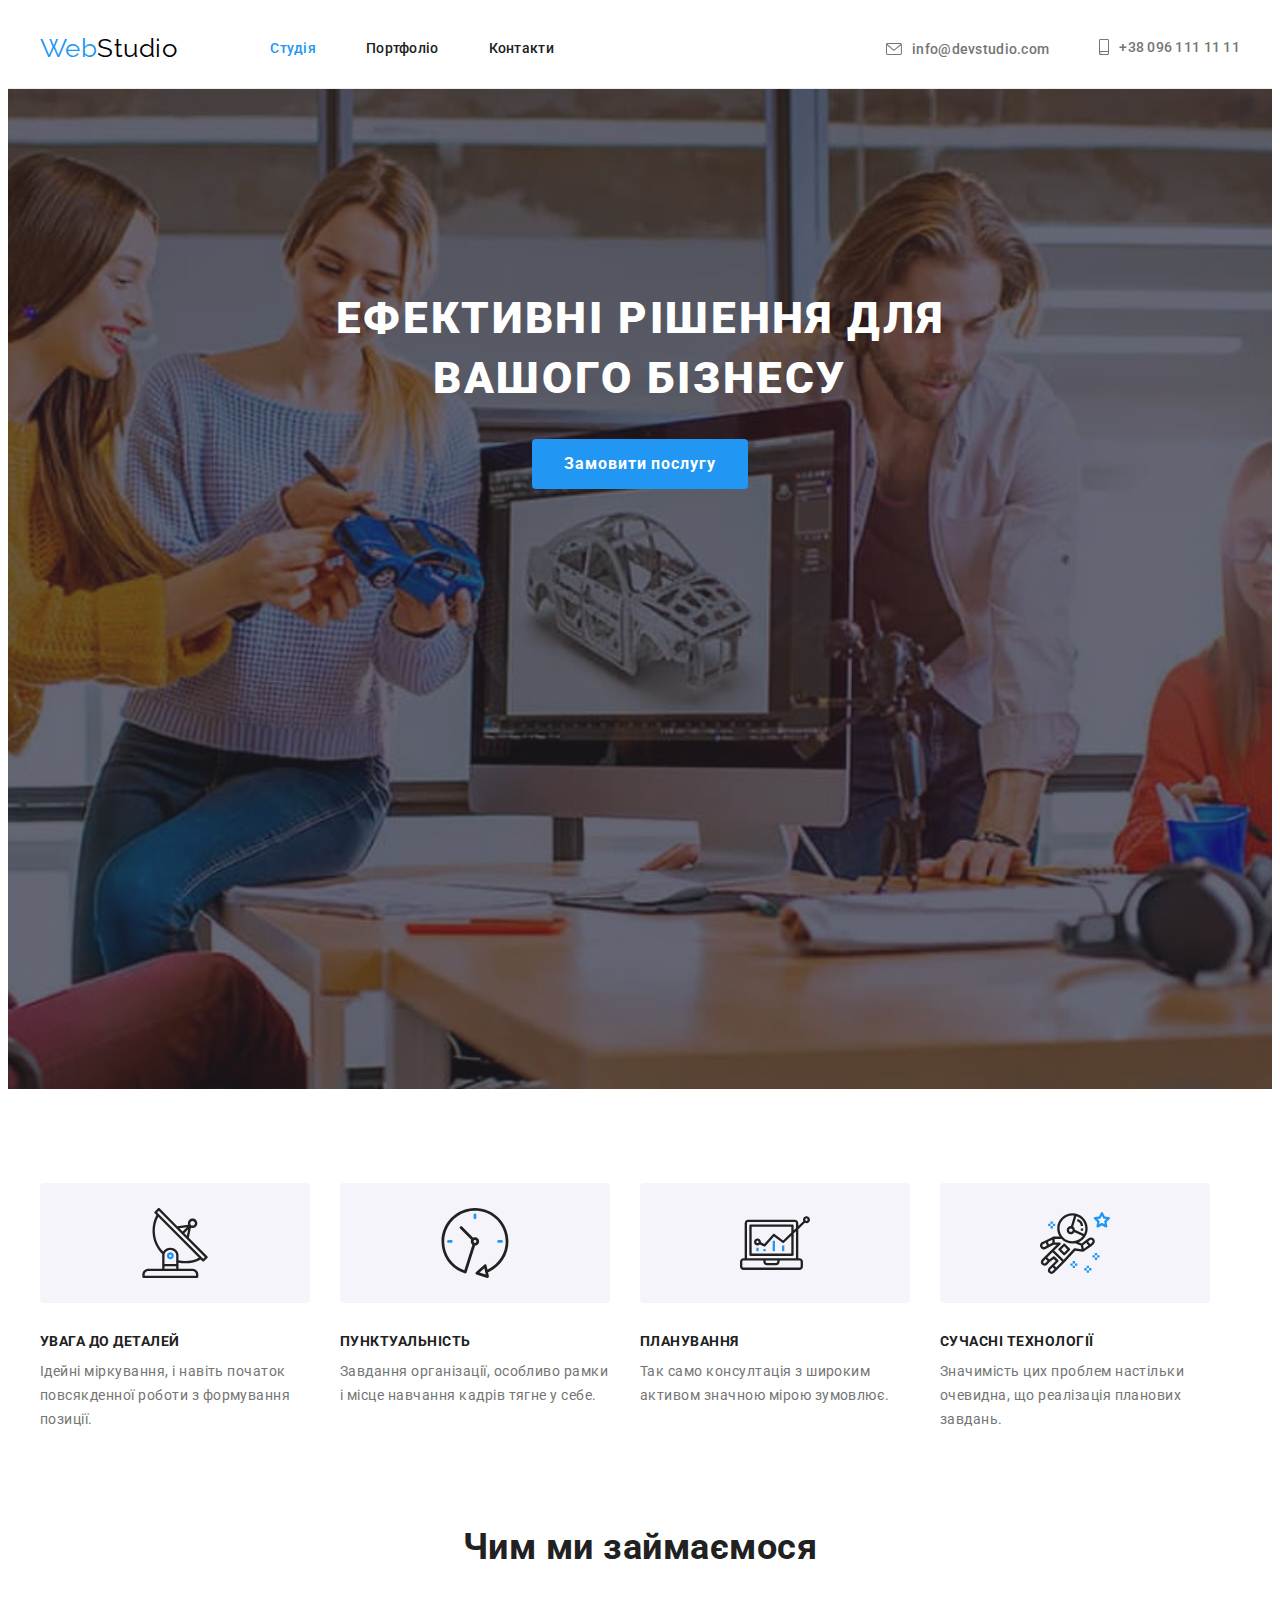
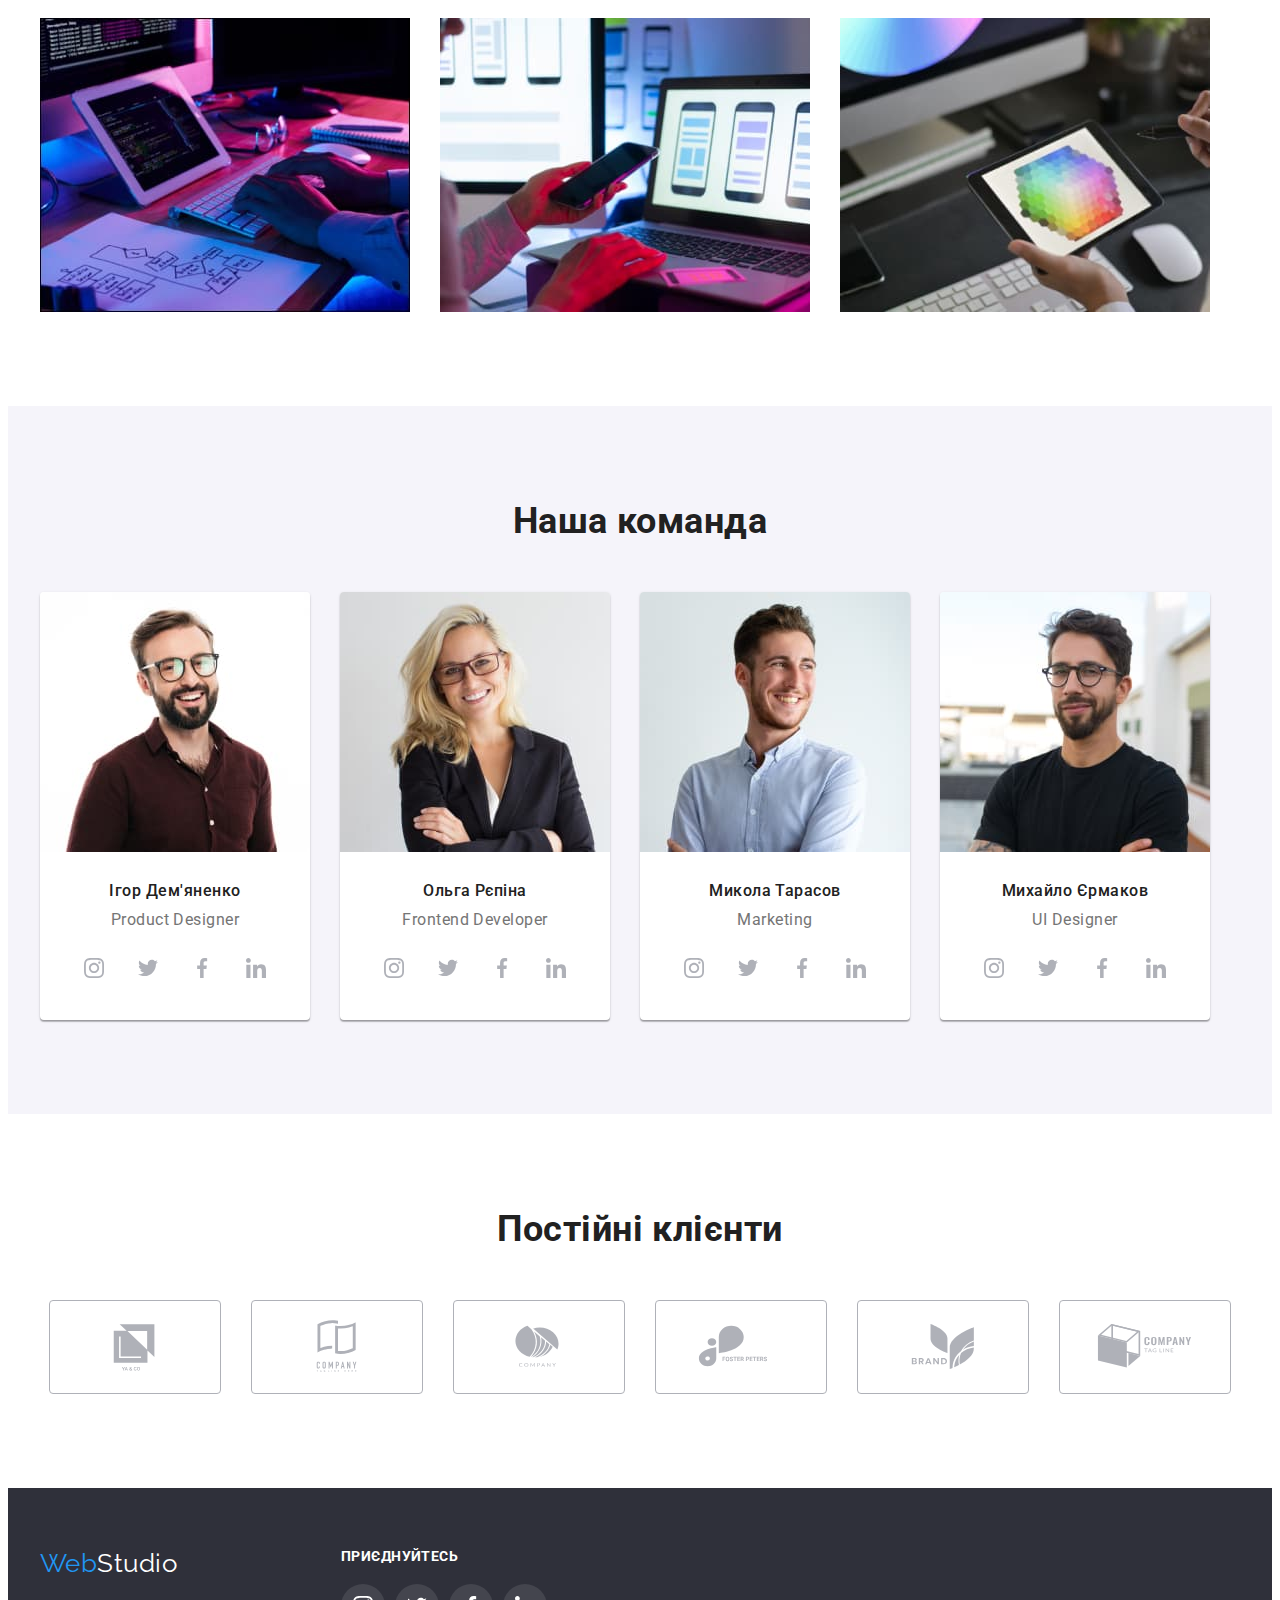
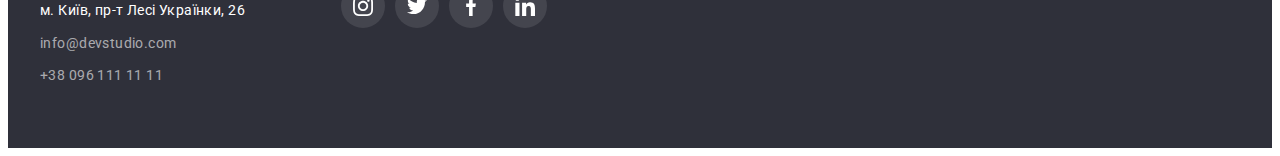
<file: index.html>
<!DOCTYPE html>
<html lang="uk">
  <head>
    <meta charset="UTF-8" />
    <meta http-equiv="X-UA-Compatible" content="IE=edge" />
    <meta name="viewport" content="width=je, initial-scale=1.0" />
    <title>Студія</title>
    <link rel="preconnect" href="https://fonts.googleapis.com" />
    <link rel="preconnect" href="https://fonts.gstatic.com" crossorigin />
    <link
      href="https://fonts.googleapis.com/css2?family=Raleway:wght@700&family=Roboto:wght@400;500;700;900&display=swap"
      rel="stylesheet"
    />
    <link
      rel="stylesheet"
      href="https://cdnjs.cloudflare.com/ajax/libs/modern-normalize/1.1.0/modern-normalize.min.css"
      integrity="sha512-wpPYUAdjBVSE4KJnH1VR1HeZfpl1ub8YT/NKx4PuQ5NmX2tKuGu6U/JRp5y+Y8XG2tV+wKQpNHVUX03MfMFn9Q=="
      crossorigin="anonymous"
      referrerpolicy="no-referrer"
    />
    <link rel="stylesheet" href="./css/styles.css" />
  </head>
  <body>
    <header class="header">
      <div class="container header-nav">
        <nav class="header-nav">
          <a class="logo link" href="./index.html"> <span class="logo-el">Web</span>Studio </a>

          <ul class="header-nav-list list">
            <li class="header-nav-list-item">
              <a class="link current" href="./index.html">Студія</a>
            </li>
            <li class="header-nav-list-item">
              <a class="link" href="./portfolio.html">Портфоліо</a>
            </li>
            <li class="header-nav-list-item"><a class="link" href="">Контакти</a></li>
          </ul>
        </nav>

        <ul class="header-contact-list list">
          <li class="header-contact-list-item">
            <a class="contact link" href="mailto:info@devstudio.com">
              <svg class="contact-icon" width="16" height="12">
                <use href="./images/icons.svg#icon-envelope"></use>
              </svg>
              info@devstudio.com
            </a>
          </li>
          <li class="header-contact-list-item">
            <a class="contact link" href="tel:+380961111111">
              <svg class="contact-icon" width="10" height="16">
                <use href="./images/icons.svg#icon-smartphone"></use>
              </svg>
              +38 096 111 11 11</a
            >
          </li>
        </ul>
      </div>
    </header>
    <main>
      <section class="hero section overlay">
        <div class="container">
          <h1 class="hero-title">Ефективні рішення для вашого бізнесу</h1>
          <button class="button hero-btn" type="button">Замовити послугу</button>
        </div>
      </section>
      <section class="features section">
        <div class="container">
          <h2 class="visually-hidden">Особливості</h2>
          <ul class="features-list list">
            <li class="features-list-item">
              <div class="icon-thumb">
                <svg class="features-icon">
                  <use href="./images/icons.svg#icon-antenna" width="70" height="70"></use>
                </svg>
              </div>
              <h3 class="features-subtitle">Увага до деталей</h3>
              <p class="features-text">
                Ідейні міркування, і навіть початок повсякденної роботи з формування позиції.
              </p>
            </li>
            <li class="features-list-item">
              <div class="icon-thumb">
                <svg class="features-icon">
                  <use href="./images/icons.svg#icon-clock" width="70" height="70"></use>
                </svg>
              </div>
              <h3 class="features-subtitle">Пунктуальність</h3>
              <p class="features-text">
                Завдання організації, особливо рамки і місце навчання кадрів тягне у себе.
              </p>
            </li>
            <li class="features-list-item">
              <div class="icon-thumb">
                <svg class="features-icon">
                  <use href="./images/icons.svg#icon-diagram" width="70" height="70"></use>
                </svg>
              </div>
              <h3 class="features-subtitle">Планування</h3>
              <p class="features-text">
                Так само консултація з широким активом значною мірою зумовлює.
              </p>
            </li>
            <li class="features-list-item">
              <div class="icon-thumb">
                <svg class="features-icon">
                  <use href="./images/icons.svg#icon-astronaut" width="70" height="70"></use>
                </svg>
              </div>
              <h3 class="features-subtitle">Сучасні технології</h3>
              <p class="features-text">
                Значимість цих проблем настільки очевидна, що реалізація планових завдань.
              </p>
            </li>
          </ul>
        </div>
      </section>
      <section class="tasks section">
        <div class="container">
          <h2 class="section-title">Чим ми займаємося</h2>
          <ul class="tasks-list list">
            <li class="tasks-list-item">
              <img src="./images/img-1.jpg" alt="процес набору коду" width="370" height="294" />
            </li>
            <li class="tasks-list-item">
              <img
                src="./images/img-2.jpg"
                alt="процес створення мобільного застосунку"
                width="370"
                height="294"
              />
            </li>
            <li class="tasks-list-item">
              <img src="./images/img-3.jpg" alt="палітра кольорів" width="370" height="294" />
            </li>
          </ul>
        </div>
      </section>
      <section class="team section">
        <div class="container">
          <h2 class="section-title">Наша команда</h2>
          <ul class="team-list list">
            <li class="team-list-item">
              <img
                src="./images/member-1.jpg"
                alt="молодий бородатий хлопець в окулярах, посміхається"
                width="270"
                height="260"
              />
              <h3 class="team-subtitle">Ігор Дем'яненко</h3>
              <p class="team-dscr">Product Designer</p>
              <ul class="icon-list list">
                <li class="icon-item">
                  <a class="sc-link link" href="">
                    <svg class="sm-icon">
                      <use href="./images/icons.svg#icon-instagram" width="20" height="20"></use>
                    </svg>
                  </a>
                </li>
                <li class="icon-item">
                  <a class="sc-link link" href="">
                    <svg class="sm-icon">
                      <use href="./images/icons.svg#icon-twitter" width="20" height="20"></use>
                    </svg>
                  </a>
                </li>
                <li class="icon-item">
                  <a class="sc-link link" href="">
                    <svg class="sm-icon">
                      <use href="./images/icons.svg#icon-facebook" width="20" height="20"></use>
                    </svg>
                  </a>
                </li>
                <li class="icon-item">
                  <a class="sc-link link" href="">
                    <svg class="sm-icon">
                      <use href="./images/icons.svg#icon-linkedin" width="20" height="20"></use>
                    </svg>
                  </a>
                </li>
              </ul>
            </li>
            <li class="team-list-item">
              <img
                src="./images/member-2.jpg"
                alt="молода білява дівчина в окулярах, посміхається"
                width="270"
                height="260"
              />
              <h3 class="team-subtitle">Ольга Рєпіна</h3>
              <p class="team-dscr">Frontend Developer</p>
              <ul class="icon-list list">
                <li class="icon-item">
                  <a class="sc-link link" href="">
                    <svg class="sm-icon">
                      <use href="./images/icons.svg#icon-instagram" width="20" height="20"></use>
                    </svg>
                  </a>
                </li>
                <li class="icon-item">
                  <a class="sc-link link" href="">
                    <svg class="sm-icon">
                      <use href="./images/icons.svg#icon-twitter" width="20" height="20"></use>
                    </svg>
                  </a>
                </li>
                <li class="icon-item">
                  <a class="sc-link link" href="">
                    <svg class="sm-icon">
                      <use href="./images/icons.svg#icon-facebook" width="20" height="20"></use>
                    </svg>
                  </a>
                </li>
                <li class="icon-item">
                  <a class="sc-link link" href="">
                    <svg class="sm-icon">
                      <use href="./images/icons.svg#icon-linkedin" width="20" height="20"></use>
                    </svg>
                  </a>
                </li>
              </ul>
            </li>
            <li class="team-list-item">
              <img
                src="./images/member-3.jpg"
                alt="молодий хлопець із русим волоссям та карими очима, посміхається"
                width="270"
                height="260"
              />
              <h3 class="team-subtitle">Микола Тарасов</h3>
              <p class="team-dscr">Marketing</p>
              <ul class="icon-list list">
                <li class="icon-item">
                  <a class="sc-link link" href="">
                    <svg class="sm-icon">
                      <use href="./images/icons.svg#icon-instagram" width="20" height="20"></use>
                    </svg>
                  </a>
                </li>
                <li class="icon-item">
                  <a class="sc-link link" href="">
                    <svg class="sm-icon">
                      <use href="./images/icons.svg#icon-twitter" width="20" height="20"></use>
                    </svg>
                  </a>
                </li>
                <li class="icon-item">
                  <a class="sc-link link" href="">
                    <svg class="sm-icon">
                      <use href="./images/icons.svg#icon-facebook" width="20" height="20"></use>
                    </svg>
                  </a>
                </li>
                <li class="icon-item">
                  <a class="sc-link link" href="">
                    <svg class="sm-icon">
                      <use href="./images/icons.svg#icon-linkedin" width="20" height="20"></use>
                    </svg>
                  </a>
                </li>
              </ul>
            </li>
            <li class="team-list-item">
              <img
                src="./images/member-4.jpg"
                alt="молодий бородатий хлопець в окулярах, посміхається"
                width="270"
                height="260"
              />
              <h3 class="team-subtitle">Михайло Єрмаков</h3>
              <p class="team-dscr">UI Designer</p>
              <ul class="icon-list list">
                <li class="icon-item">
                  <a class="sc-link link" href="">
                    <svg class="sm-icon">
                      <use href="./images/icons.svg#icon-instagram" width="20" height="20"></use>
                    </svg>
                  </a>
                </li>
                <li class="icon-item">
                  <a class="sc-link link" href="">
                    <svg class="sm-icon">
                      <use href="./images/icons.svg#icon-twitter" width="20" height="20"></use>
                    </svg>
                  </a>
                </li>
                <li class="icon-item">
                  <a class="sc-link link" href="">
                    <svg class="sm-icon">
                      <use href="./images/icons.svg#icon-facebook" width="20" height="20"></use>
                    </svg>
                  </a>
                </li>
                <li class="icon-item">
                  <a class="sc-link link" href="">
                    <svg class="sm-icon">
                      <use href="./images/icons.svg#icon-linkedin" width="20" height="20"></use>
                    </svg>
                  </a>
                </li>
              </ul>
            </li>
          </ul>
        </div>
      </section>
      <section class="clients section">
        <div class="container">
          <h2 class="section-title">Постійні клієнти</h2>
          <ul class="clients-list list">
            <li class="clients-list-item">
              <a href="" class="clients-logo-link link">
                <svg class="client-logo-icon">
                  <use href="./images/icons.svg#icon-client-1"></use>
                </svg>
              </a>
            </li>
            <li class="clients-list-item">
              <a href="" class="clients-logo-link link">
                <svg class="client-logo-icon">
                  <use href="./images/icons.svg#icon-client-2"></use>
                </svg>
              </a>
            </li>
            <li class="clients-list-item">
              <a href="" class="clients-logo-link link">
                <svg class="client-logo-icon">
                  <use href="./images/icons.svg#icon-client-3"></use>
                </svg>
              </a>
            </li>
            <li class="clients-list-item">
              <a href="" class="clients-logo-link link">
                <svg class="client-logo-icon">
                  <use href="./images/icons.svg#icon-client-4"></use>
                </svg>
              </a>
            </li>
            <li class="clients-list-item">
              <a href="" class="clients-logo-link link">
                <svg class="client-logo-icon">
                  <use href="./images/icons.svg#icon-client-5"></use>
                </svg>
              </a>
            </li>
            <li class="clients-list-item">
              <a href="" class="clients-logo-link link">
                <svg class="client-logo-icon">
                  <use href="./images/icons.svg#icon-client-6"></use>
                </svg>
              </a>
            </li>
          </ul>
        </div>
      </section>
    </main>
    <footer class="bottom">
      <div class="container footer-cont">
        <div class="address-cont">
          <a class="logo link" href="./index.html">
            <span class="logo-el">Web</span><span class="logo-second-el">Studio</span>
          </a>

          <address class="bottom-address">
            <ul class="list">
              <li class="item">
                <a
                  class="location link"
                  href="https://goo.gl/maps/XTCoDR42a1oY24pP7"
                  target="_blank"
                  rel="noopener noreferrer nofollow"
                  >м. Київ, пр-т Лесі Українки, 26</a
                >
              </li>
              <li class="item">
                <a class="contact link" href="mailto:info@devstudio.com">info@devstudio.com</a>
              </li>
              <li class="item">
                <a class="contact link" href="tel:+380961111111">+38 096 111 11 11</a>
              </li>
            </ul>
          </address>
        </div>

        <div class="footer-sm-links">
          <p class="footer-text">приєднуйтесь</p>
          <ul class="fotter-sm-links-list list">
            <li class="footer-sm-item">
              <a href="" class="footer-sm-link link">
                <svg class="footer-link-icon">
                  <use href="./images/icons.svg#icon-instagram" width="20" height="20"></use>
                </svg>
              </a>
            </li>
            <li class="footer-sm-item">
              <a href="" class="footer-sm-link link">
                <svg class="footer-link-icon">
                  <use href="./images/icons.svg#icon-twitter" width="20" height="20"></use>
                </svg>
              </a>
            </li>
            <li class="footer-sm-item">
              <a href="" class="footer-sm-link link">
                <svg class="footer-link-icon">
                  <use href="./images/icons.svg#icon-facebook" width="20" height="20"></use>
                </svg>
              </a>
            </li>
            <li class="footer-sm-item">
              <a href="" class="footer-sm-link link">
                <svg class="footer-link-icon">
                  <use href="./images/icons.svg#icon-linkedin" width="20" height="20"></use>
                </svg>
              </a>
            </li>
          </ul>
        </div>
      </div>
    </footer>
  </body>
</html>
</file>
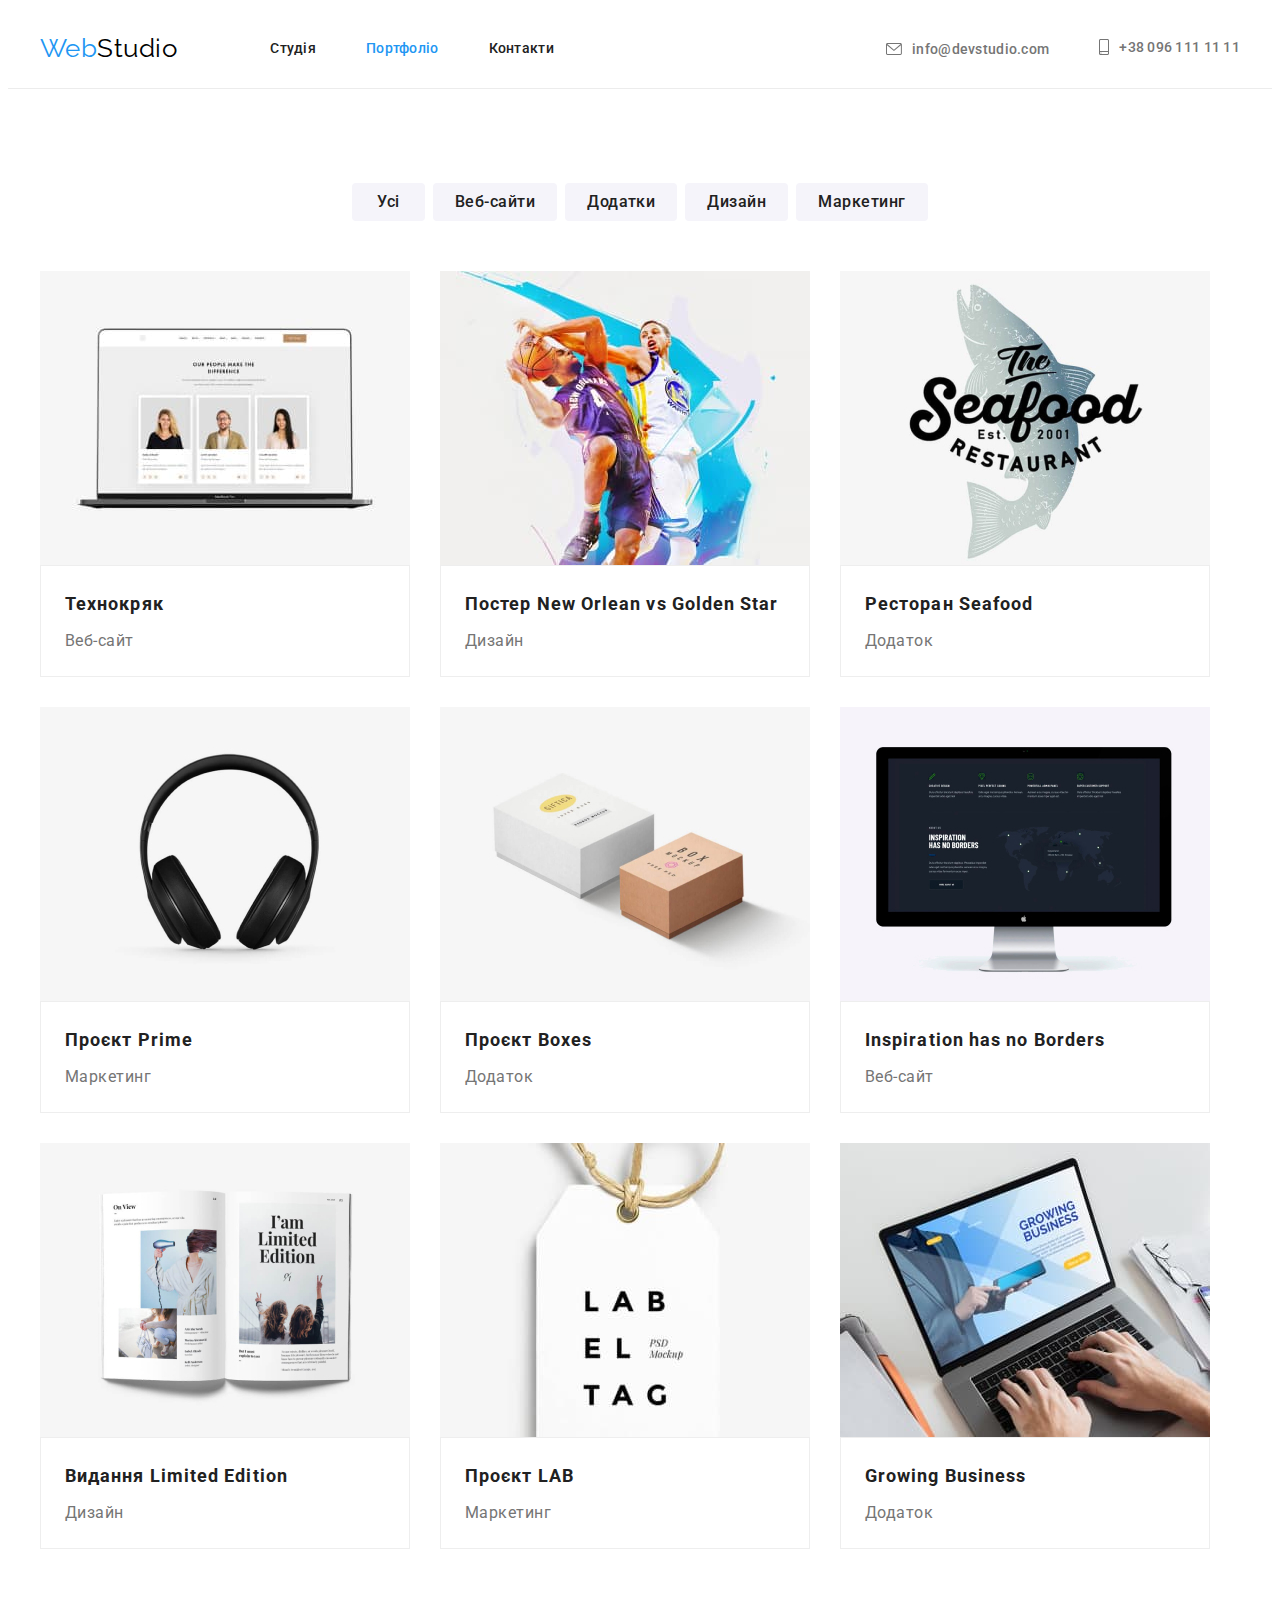
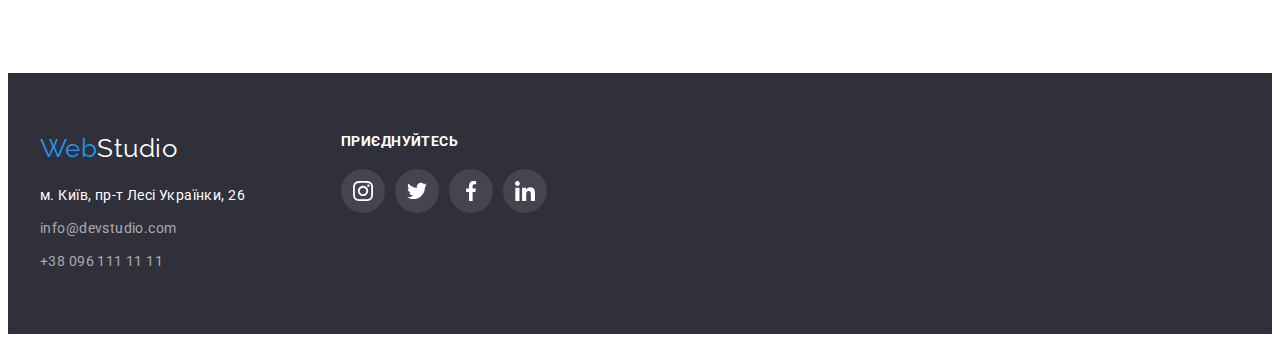
<file: portfolio.html>
<!DOCTYPE html>
<html lang="uk">
  <head>
    <meta charset="UTF-8" />
    <meta http-equiv="X-UA-Compatible" content="IE=edge" />
    <meta name="viewport" content="width=device-width, initial-scale=1.0" />
    <title>Портфоліо</title>
    <link rel="preconnect" href="https://fonts.googleapis.com" />
    <link rel="preconnect" href="https://fonts.gstatic.com" crossorigin />
    <link
      href="https://fonts.googleapis.com/css2?family=Raleway:wght@700&family=Roboto:wght@400;500;700;900&display=swap"
      rel="stylesheet"
    />
    <link
      rel="stylesheet"
      href="https://cdnjs.cloudflare.com/ajax/libs/modern-normalize/1.1.0/modern-normalize.min.css"
      integrity="sha512-wpPYUAdjBVSE4KJnH1VR1HeZfpl1ub8YT/NKx4PuQ5NmX2tKuGu6U/JRp5y+Y8XG2tV+wKQpNHVUX03MfMFn9Q=="
      crossorigin="anonymous"
      referrerpolicy="no-referrer"
    />
    <link rel="stylesheet" href="./css/styles.css" />
  </head>
  <body>
    <header class="header">
      <div class="container header-nav">
        <nav class="header-nav">
          <a class="logo link" href="./index.html"> <span class="logo-el">Web</span>Studio </a>

          <ul class="header-nav-list list">
            <li class="header-nav-list-item">
              <a class="link" href="./index.html">Студія</a>
            </li>
            <li class="header-nav-list-item">
              <a class="link current" href="./portfolio.html">Портфоліо</a>
            </li>
            <li class="header-nav-list-item"><a class="link" href="">Контакти</a></li>
          </ul>
        </nav>

        <ul class="header-contact-list list">
          <li class="header-contact-list-item">
            <a class="contact link" href="mailto:info@devstudio.com">
              <svg class="contact-icon" width="16" height="12">
                <use href="./images/icons.svg#icon-envelope"></use>
              </svg>
              info@devstudio.com
            </a>
          </li>
          <li class="header-contact-list-item">
            <a class="contact link" href="tel:+380961111111">
              <svg class="contact-icon" width="10" height="16">
                <use href="./images/icons.svg#icon-smartphone"></use>
              </svg>
              +38 096 111 11 11</a
            >
          </li>
        </ul>
      </div>
    </header>

    <main>
      <section class="porfolio section">
        <div class="container">
          <h1 class="visually-hidden">Портфоліо</h1>
          <ul class="porfolio-filter-list list">
            <li class="filter-list-item">
              <button class="button porfolio-btn main" type="button">Усі</button>
            </li>
            <li class="filter-list-item">
              <button class="button porfolio-btn" type="button">Веб-сайти</button>
            </li>
            <li class="filter-list-item">
              <button class="button porfolio-btn" type="button">Додатки</button>
            </li>
            <li class="filter-list-item">
              <button class="button porfolio-btn" type="button">Дизайн</button>
            </li>
            <li class="filter-list-item">
              <button class="button porfolio-btn" type="button">Маркетинг</button>
            </li>
          </ul>

          <ul class="portfolio-card-set list">
            <li class="card">
              <a class="card-set-link" href="#">
                <img
                  src="./images/web-site.jpg"
                  alt="ноутбук із зображенням веб сайту компанії"
                  width="370"
                  height="294"
                />
                <div class="card-dscr">
                  <h2 class="title">Технокряк</h2>
                  <p class="text">Веб-сайт</p>
                </div>
              </a>
            </li>

            <li class="card">
              <a class="card-set-link" href="#">
                <img
                  src="./images/poster.jpg"
                  alt="постер що анонсує баскетбольний матч"
                  width="370"
                  height="294"
                />
                <div class="card-dscr">
                  <h2 class="title">Постер New Orlean vs Golden Star</h2>
                  <p class="text">Дизайн</p>
                </div>
              </a>
            </li>

            <li class="card">
              <a class="card-set-link" href="#">
                <img
                  src="./images/restaurant.jpg"
                  alt="логотип ресторану"
                  width="370"
                  height="294"
                />
                <div class="card-dscr">
                  <h2 class="title">Ресторан Seafood</h2>
                  <p class="text">Додаток</p>
                </div>
              </a>
            </li>

            <li class="card">
              <a class="card-set-link" href="#">
                <img src="./images/headphones.jpg" alt="навушники" width="370" height="294" />
                <div class="card-dscr">
                  <h2 class="title">Проєкт Prime</h2>
                  <p class="text">Маркетинг</p>
                </div>
              </a>
            </li>

            <li class="card">
              <a class="card-set-link" href="#">
                <img src="./images/boxes.jpg" alt="коробки" width="370" height="294" />
                <div class="card-dscr">
                  <h2 class="title">Проєкт Boxes</h2>
                  <p class="text">Додаток</p>
                </div>
              </a>
            </li>

            <li class="card">
              <a class="card-set-link" href="#">
                <img
                  src="./images/monitor.jpg"
                  alt="монітор з демонстрацією веб сайту"
                  width="370"
                  height="294"
                />
                <div class="card-dscr">
                  <h2 class="title">Inspiration has no Borders</h2>
                  <p class="text">Веб-сайт</p>
                </div>
              </a>
            </li>

            <li class="card">
              <a class="card-set-link" href="#">
                <img src="./images/magazine.jpg" alt="журнал" width="370" height="294" />
                <div class="card-dscr">
                  <h2 class="title">Видання Limited Edition</h2>
                  <p class="text">Дизайн</p>
                </div>
              </a>
            </li>

            <li class="card">
              <a class="card-set-link" href="#">
                <img src="./images/label.jpg" alt="етикетка" width="370" height="294" />
                <div class="card-dscr">
                  <h2 class="title">Проєкт LAB</h2>
                  <p class="text">Маркетинг</p>
                </div>
              </a>
            </li>

            <li class="card">
              <a class="card-set-link" href="#">
                <img src="./images/laptop.jpg" alt="ноутбук" width="370" height="294" />
                <div class="card-dscr">
                  <h2 class="title">Growing Business</h2>
                  <p class="text">Додаток</p>
                </div>
              </a>
            </li>
          </ul>
        </div>
      </section>
    </main>
    <footer class="bottom">
      <div class="container footer-cont">
        <div class="address-cont">
          <a class="logo link" href="./index.html">
            <span class="logo-el">Web</span><span class="logo-second-el">Studio</span>
          </a>

          <address class="bottom-address">
            <ul class="list">
              <li class="item">
                <a
                  class="location link"
                  href="https://goo.gl/maps/XTCoDR42a1oY24pP7"
                  target="_blank"
                  rel="noopener noreferrer nofollow"
                  >м. Київ, пр-т Лесі Українки, 26</a
                >
              </li>
              <li class="item">
                <a class="contact link" href="mailto:info@devstudio.com">info@devstudio.com</a>
              </li>
              <li class="item">
                <a class="contact link" href="tel:+380961111111">+38 096 111 11 11</a>
              </li>
            </ul>
          </address>
        </div>

        <div class="footer-sm-links">
          <p class="footer-text">приєднуйтесь</p>
          <ul class="fotter-sm-links-list list">
            <li class="footer-sm-item">
              <a href="" class="footer-sm-link link">
                <svg class="footer-link-icon">
                  <use href="./images/icons.svg#icon-instagram" width="20" height="20"></use>
                </svg>
              </a>
            </li>
            <li class="footer-sm-item">
              <a href="" class="footer-sm-link link">
                <svg class="footer-link-icon">
                  <use href="./images/icons.svg#icon-twitter" width="20" height="20"></use>
                </svg>
              </a>
            </li>
            <li class="footer-sm-item">
              <a href="" class="footer-sm-link link">
                <svg class="footer-link-icon">
                  <use href="./images/icons.svg#icon-facebook" width="20" height="20"></use>
                </svg>
              </a>
            </li>
            <li class="footer-sm-item">
              <a href="" class="footer-sm-link link">
                <svg class="footer-link-icon">
                  <use href="./images/icons.svg#icon-linkedin" width="20" height="20"></use>
                </svg>
              </a>
            </li>
          </ul>
        </div>
      </div>
    </footer>
  </body>
</html>
</file>
<file: css/styles.css>
:root {
  --card-set-gap-margin: 30px;

  --primary-text-color: #757575;
  --title-text-color: #212121;
  --link-address-bottom-color: rgba(255, 255, 255, 0.6);
  --accent-color: #2196f3;
  --logo-second-color: #000000;

  --primary-white-color: #ffffff;
  --accent-background-color: #2f303a;
  --second-accent-background-color: #f5f4fa;
}

body {
  background-color: var(--primary-white-color);
  color: var(--primary-text-color);
  font-family: 'Roboto', sans-serif;
  letter-spacing: 0.03em;
}

h1,
h2,
h3,
h4,
h5,
h6,
p {
  margin: 0;
}
img {
  display: block;
  max-width: 100%;
}
/* Центрування контенту */
.container {
  width: 1200px;
  margin-left: auto;
  margin-right: auto;
  padding-left: 15px;
  padding-right: 15px;
}
.section {
  padding-top: 94px;
  padding-bottom: 94px;
}
/* Обнулення маркування списків */
.list {
  list-style: none;
  padding-left: 0;
  margin-top: 0;
  margin-bottom: 0;
}

/*Загальне для посилань*/
.link {
  text-decoration: none;
  color: var(--primary-text-color);
}

/* Загальне для кнопок */
.button {
  display: inline-block;
  border: transparent;
  border-radius: 4px;
  font-family: inherit;
  letter-spacing: 0.03em;
  cursor: pointer;
  padding-left: 0;
  padding-right: 0;
}
.visually-hidden {
  position: absolute;
  white-space: nowrap;
  width: 1px;
  height: 1px;
  overflow: hidden;
  border: 0;
  padding: 0;
  clip: rect(0 0 0 0);
  clip-path: inset(50%);
  margin: -1px;
}

/* ----------HEADER---------- */
.header {
  width: auto;
  border-bottom: 1px solid #ececec;
}

/* Лого */
.logo {
  color: var(--logo-second-color);
  font-family: 'Raleway', sans-serif;
  font-size: 26px;
  line-height: 1.19;
}
.logo-el {
  color: var(--accent-color);
}

/*Навігація*/
.header-nav {
  display: flex;
  align-items: center;
}

.header-nav-list {
  font-weight: 500;
  display: flex;
  margin-top: 0;
  margin-bottom: 0;
  margin-left: 93px;
}
.header-nav-list-item + .header-nav-list-item {
  margin-left: 50px;
}
.header-nav-list .link {
  display: block;
  padding-top: 32px;
  padding-bottom: 32px;

  color: var(--title-text-color);
  letter-spacing: 0.02em;
  font-size: 14px;
  line-height: 1.17;
}
.header-nav-list .link:hover,
.header-nav-list .link:focus {
  color: var(--accent-color);
}
.header-contact-list {
  display: flex;
  align-items: baseline;
  margin-left: auto;
}

.header-contact-list-item + .header-contact-list-item {
  margin-left: 50px;
}

/* Виділення поточної сторінки кольором*/
.header-nav-list .link.current {
  color: var(--accent-color);
}
/* Виділення і псевдостани посилань на сторінки*/
.header .contact {
  color: var(--primary-text-color);
  fill: var(--primary-text-color);
  letter-spacing: 0.02em;
  font-weight: 500;
  font-size: 14px;
}

.header-contact-list-item .contact {
  display: flex;
  align-items: center;
}
.contact-icon {
  fill: currentColor;
  margin-right: 10px;
}

.contact.link:hover,
.contact.link:focus {
  color: var(--accent-color);
}

/* -------CТУДІЯ-------*/

/* Герой */
.hero {
  width: auto;
  height: 600px;
  padding-top: 200px;
  padding-bottom: 200px;

  text-align: center;
}
.overlay {
  margin-left: auto;
  margin-right: auto;

  height: 600px;
  max-width: 1600px;
  background-color: var(--accent-background-color);
  background-image: linear-gradient(rgba(47, 48, 58, 0.4), rgba(47, 48, 58, 0.4)),
    url(../images/fone-img.jpg);
  background-repeat: no-repeat;
  background-size: cover;
  background-position: top;
}
.hero-title {
  max-width: 696px;
  margin: auto;
  margin-bottom: 30px;

  color: var(--primary-white-color);
  font-size: 44px;
  line-height: 1.36;
  font-weight: 900;
  letter-spacing: 0.06em;
  text-align: center;
  text-transform: uppercase;
}

/* Кнопка Замовити послугу */
.btn {
  display: flex;
  justify-content: center;
}
.hero-btn {
  padding-top: 10px;
  padding-bottom: 10px;
  width: 216px;

  color: var(--primary-white-color);
  background-color: var(--accent-color);
  letter-spacing: 0.06em;
  font-size: 16px;
  line-height: 1.875;
  font-weight: 700;
}

/* Особливості */
/* h2 */
.section-title {
  margin-bottom: 50px;

  color: var(--title-text-color);
  font-size: 36px;
  line-height: 1.17;
  font-weight: 700;
  text-align: center;
}
.features {
  width: auto;
  padding-bottom: 0;
}
.features-list {
  display: flex;
  flex-wrap: wrap;
  align-items: flex-start;
  justify-content: center;
  width: 1200px;
  margin: 0;
  padding: 0;
  margin-right: calc(-1 + var(--card-set-gap-margin));
}
.features-list-item {
  width: 270px;
  flex-basis: calc(100% / 3 var(--card-set-gap-margin));
  margin-right: var(--card-set-gap-margin);
}
.icon-thumb {
  display: flex;
  justify-content: center;
  align-items: center;
  margin-bottom: 30px;
  border-radius: 4px;
  width: 270px;
  height: 120px;
  background-color: var(--second-accent-background-color);
}
.features-icon {
  width: 70px;
  height: 70px;
}
.features-subtitle {
  margin-bottom: 10px;

  font-size: 14px;
  line-height: 1.17;
  color: var(--title-text-color);
  text-transform: uppercase;
}
.features-text {
  margin-bottom: 0;
  font-size: 14px;
  line-height: 1.71;
}

/* Чим ми займаємося */
.tasks {
  width: auto;
}
.tasks-list {
  display: flex;
  justify-content: center;
  flex-wrap: wrap;
  width: 1200px;
  margin: 0;
  padding: 0;
  margin-right: calc(-1 + var(--card-set-gap-margin));
}
.tasks-list-item {
  flex-basis: calc(100% / 3 var(--card-set-gap-margin));
  margin-right: var(--card-set-gap-margin);
}

/* Наша команда */
.team {
  background-color: var(--second-accent-background-color);
  width: auto;
}
.team-list {
  display: flex;
  justify-content: center;
  flex-wrap: wrap;
  width: 1200px;
  margin: 0;
  padding: 0;
  margin-right: calc(-1 + var(--card-set-gap-margin));
}
.team-list img {
  margin-bottom: 30px;
}
.team-list-item {
  flex-basis: calc(100% / 4 var(--card-set-gap-margin));
  margin-right: var(--card-set-gap-margin);
  padding-top: 0;
  padding-bottom: 30px;
  width: 270px;
  background-color: var(--primary-white-color);
  border: transparent;
  border-radius: 4px;
  box-shadow: 0px 1px 3px rgba(0, 0, 0, 0.12), 0px 1px 1px rgba(0, 0, 0, 0.14),
    0px 2px 1px rgba(0, 0, 0, 0.2);
  overflow: hidden;
}
.team .title {
  color: var(--title-text-color);
}
.team-subtitle {
  margin-bottom: 10px;

  color: var(--title-text-color);
  font-size: 16px;
  line-height: 1.18;
  font-weight: 500;
  text-align: center;
}
.team-dscr {
  margin-bottom: 0px;

  font-size: 16px;
  line-height: 1.18;
  text-align: center;
}
.icon-list {
  display: flex;
  justify-content: center;
  gap: 10px;
}
.icon-item {
  margin-top: 16px;
}
.sc-link {
  display: flex;
  justify-content: center;
  align-items: center;
  width: 44px;
  height: 44px;
  border-radius: 50%;
  color: #afb1b8;
}
.sm-icon {
  width: 20px;
  height: 20px;
  fill: currentColor;
}
.sc-link:hover,
.sc-link:focus {
  background-color: var(--accent-color);
  color: var(--primary-white-color);
}
.clients {
  width: auto;
}
.clients-list {
  display: flex;
  justify-content: center;
  align-items: center;
  gap: 30px;
}
.clients-logo-link {
  display: flex;
  justify-content: center;
  align-items: center;
  width: 170px;
  height: 92px;
  color: #afb1b8;
  border: 1px solid #afb1b8;
  border-radius: 4px;
}
.client-logo-icon {
  fill: currentColor;
  width: 106px;
  height: 60px;
}
.clients-logo-link:hover,
.clients-logo-link:focus {
  color: var(--accent-color);
  border: 1px solid var(--accent-color);
}
/* Посилання на СОЦ. Мережі */

/* --------ПОРТФОЛІО----------
 */
/* Кнопки*/

.porfolio-filter-list {
  display: flex;
  align-items: center;
  justify-content: center;
  margin-bottom: 50px;
}

.porfolio-btn {
  display: block;
  padding-top: 6px;
  padding-bottom: 6px;
  padding-left: 22px;
  padding-right: 22px;

  color: var(--title-text-color);
  font-size: 16px;
  line-height: 1.62;
  font-weight: 500;
  background-color: var(--second-accent-background-color);
}
.porfolio-filter-list .main {
  padding-left: 25px;
  padding-right: 25px;
}

.filter-list-item + .filter-list-item {
  margin-left: 8px;
}

.porfolio-btn:hover,
.porfolio-btn:focus {
  background-color: var(--accent-color);
  color: var(--primary-white-color);
  box-shadow: 0px 3px 1px rgba(0, 0, 0, 0.1), 0px 1px 2px rgba(0, 0, 0, 0.08),
    0px 2px 2px rgba(0, 0, 0, 0.12);
}

/* Картки з проєктами */
.portfolio-card-set {
  display: flex;
  flex-wrap: wrap;
  width: 1200px;
  margin: 0;
  padding: 0;
  margin-bottom: calc(-1 + var(--card-set-gap-margin));
  margin-right: calc(-1 + var(--card-set-gap-margin));
}
.portfolio-card-set > .card {
  flex-basis: calc(100% / 3 var(--card-set-gap-margin));
  margin-right: var(--card-set-gap-margin);
  margin-bottom: var(--card-set-gap-margin);
}

.card-set-link {
  text-decoration: none;
  display: block;
}

.card-dscr {
  padding: 20px 24px;
  border: 1px solid #eeeeee;
}
.card-dscr > .title {
  margin-bottom: 4px;
  color: var(--title-text-color);
  font-size: 18px;
  line-height: 2;
  letter-spacing: 0.06em;
}
.card-dscr > .text {
  margin-bottom: 20;

  color: var(--primary-text-color);
  font-size: 16px;
  line-height: 1.87;
  letter-spacing: 0.03em;
}
.card-set-link:hover,
.card-set-link:focus {
  box-shadow: 0px 1px 1px rgba(0, 0, 0, 0.12), 0px 4px 4px rgba(0, 0, 0, 0.06),
    1px 4px 6px rgba(0, 0, 0, 0.16);
}
/* ----------FOOTER---------- */
.bottom {
  display: flex;
  background-color: var(--accent-background-color);
  width: auto;
  padding-top: 60px;
  padding-bottom: 60px;
}

.logo-second-el {
  padding-top: 60px;
  padding-bottom: 60px;
  color: var(--primary-white-color);
}

.bottom-address {
  font-style: normal;
  font-size: 14px;
  line-height: 1.71;
  margin-top: 20px;
}

.bottom-address .item + .item {
  margin-top: 9px;
}

.location {
  color: var(--primary-white-color);
  letter-spacing: 0.03em;
}
.bottom .contact {
  color: var(--link-address-bottom-color);
  letter-spacing: 0.03em;
}
.footer-cont {
  display: flex;
}
.address-cont {
  margin-right: 70px;
  width: 231px;
}
.footer-sm-links {
  display: inline-block;
  align-items: flex-start;
}
.footer-sm-links .footer-sm-link {
  background-color: rgba(255, 255, 255, 0.1);
}
.footer-text {
  display: block;
  color: var(--primary-white-color);
  font-size: 14px;
  line-height: 1.172;
  letter-spacing: 0.03em;
  text-transform: uppercase;
  font-weight: 700;
  margin-bottom: 20px;
}
.fotter-sm-links-list {
  display: flex;
  align-items: flex-start;
  justify-content: center;
  align-items: center;
  gap: 10px;
}
.footer-sm-item {
  display: block;
}
.footer-sm-link {
  display: flex;
  justify-content: center;
  align-items: center;
  color: var(--primary-white-color);
  background-color: inherit;
  border-radius: 50%;
  width: 44px;
  height: 44px;
}
.footer-sm-link:hover,
.footer-sm-link:focus {
  background-color: var(--accent-color);
  color: var(--primary-white-color);
}
.footer-link-icon {
  width: 20px;
  height: 20px;
  fill: currentColor;
}
</file>
